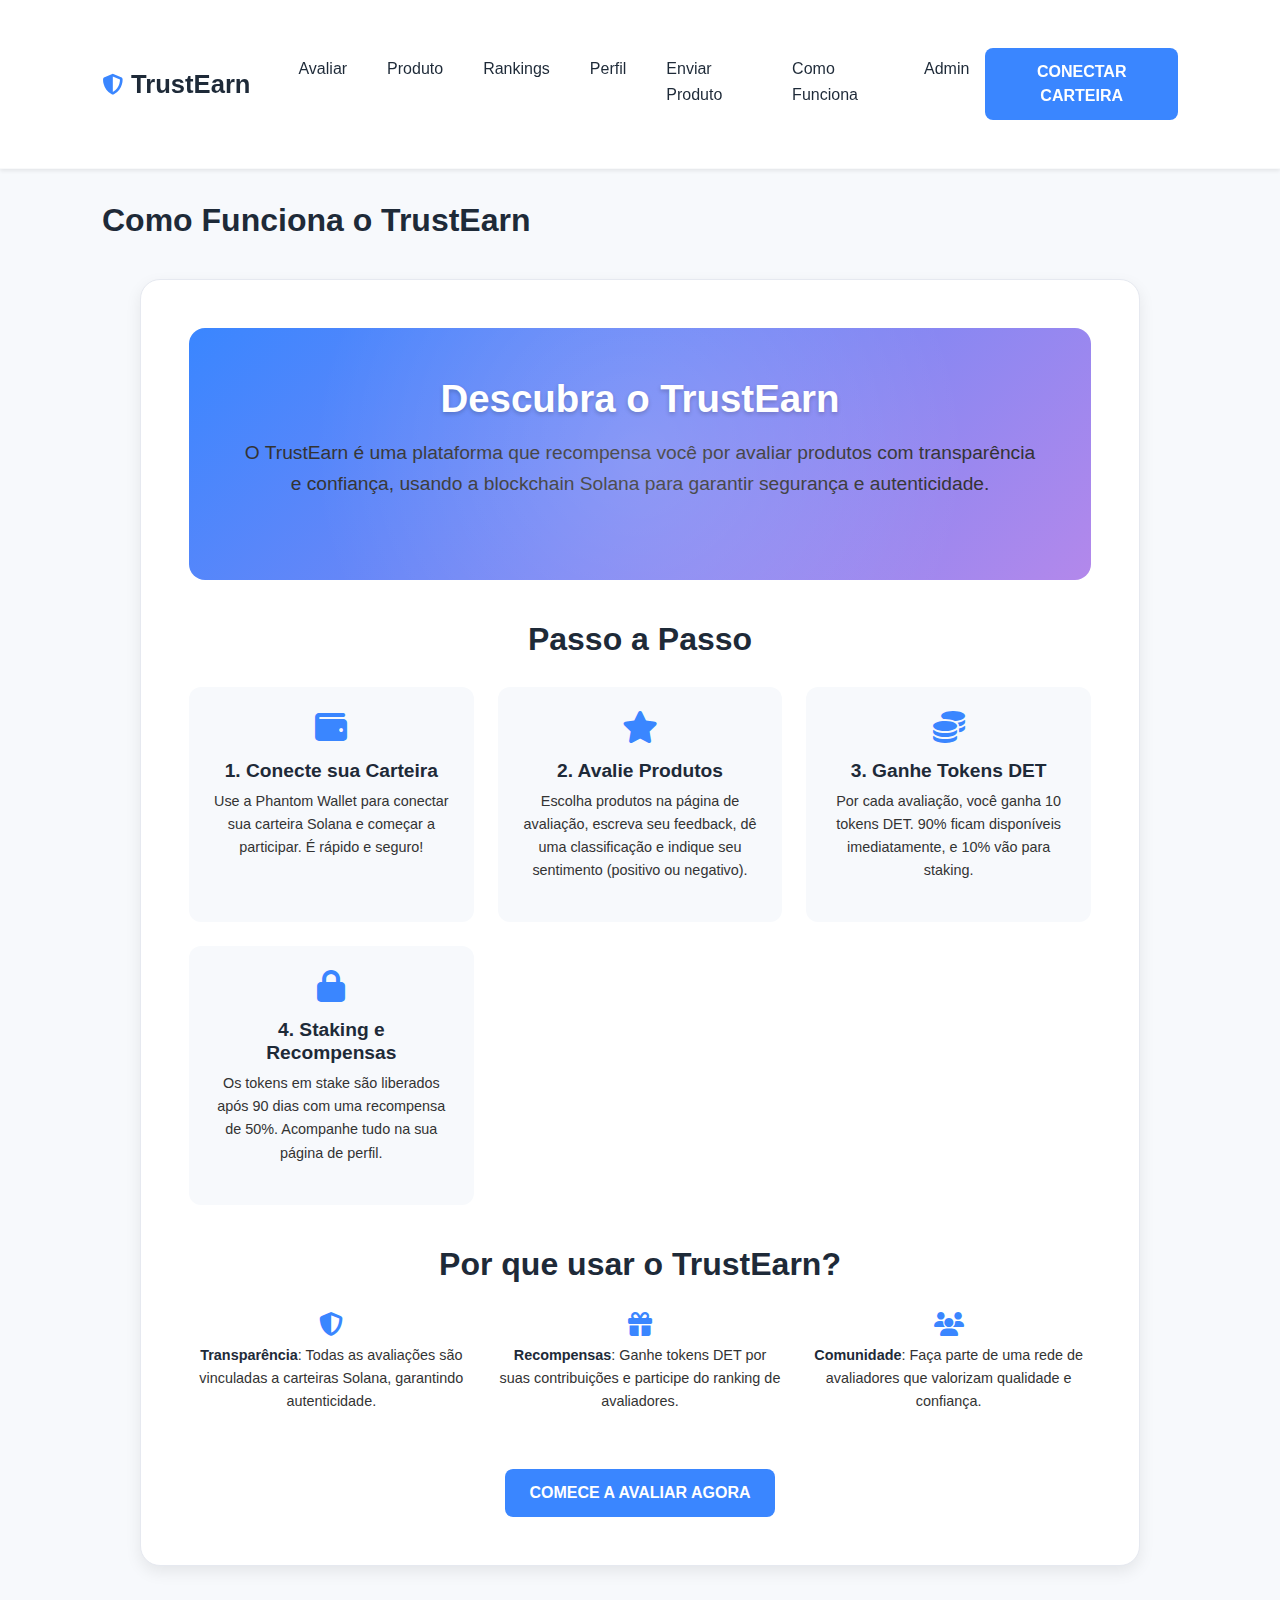
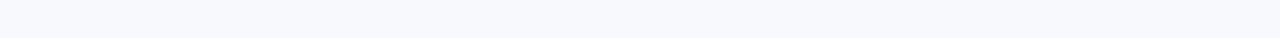
<file: how-it-works.html>
<!DOCTYPE html>
<html lang="pt-BR">
<head>
  <meta charset="UTF-8">
  <meta name="viewport" content="width=device-width, initial-scale=1.0">
  <title>Como Funciona - TrustEarn</title>
  <link href="https://cdn.jsdelivr.net/npm/bootstrap@5.3.3/dist/css/bootstrap.min.css" rel="stylesheet" integrity="sha384-QWTKZyjpPEjISv5WaRU9OFeRpok6YctnYmDr5pNlyT2bRjXh0JMhjY6hW+ALEwIH" crossorigin="anonymous">
  <link href="https://cdnjs.cloudflare.com/ajax/libs/font-awesome/6.4.0/css/all.min.css" rel="stylesheet">
  <link href="./css/style.css" rel="stylesheet">
</head>
<body>
  <nav class="navbar navbar-expand-lg">
    <div class="container">
      <a class="navbar-brand" href="/index.html">
        <i class="fas fa-shield-alt icon"></i> TrustEarn
      </a>
      <button class="navbar-toggler" type="button" data-bs-toggle="collapse" data-bs-target="#navbarNav" aria-controls="navbarNav" aria-expanded="false" aria-label="Toggle navigation">
        <span class="navbar-toggler-icon"></span>
      </button>
      <div class="collapse navbar-collapse" id="navbarNav">
        <ul class="navbar-nav ms-auto">
          <li class="nav-item"><a class="nav-link" href="/evaluate.html">Avaliar</a></li>
          <li class="nav-item"><a class="nav-link" href="/product.html">Produto</a></li>
          <li class="nav-item"><a class="nav-link" href="/rewards.html">Rankings</a></li>
          <li class="nav-item"><a class="nav-link" href="/profile.html">Perfil</a></li>
          <li class="nav-item"><a class="nav-link" href="/submit-product.html">Enviar Produto</a></li>
          <li class="nav-item"><a class="nav-link" href="/how-it-works.html">Como Funciona</a></li>
          <li class="nav-item"><a class="nav-link" href="/admin-dashboard.html">Admin</a></li>
          <li class="nav-item">
            <button id="connectWallet" class="btn btn-primary ms-2">Conectar Carteira</button>
          </li>
        </ul>
      </div>
    </div>
  </nav>
  <div class="container">
    <h1>Como Funciona o TrustEarn</h1>
    <div class="profile-section">
      <div class="hero">
        <h2>Descubra o TrustEarn</h2>
        <p>O TrustEarn é uma plataforma que recompensa você por avaliar produtos com transparência e confiança, usando a blockchain Solana para garantir segurança e autenticidade.</p>
      </div>
      <h3>Passo a Passo</h3>
      <div class="steps">
        <div class="step">
          <i class="fas fa-wallet fa-2x icon"></i>
          <h4>1. Conecte sua Carteira</h4>
          <p>Use a Phantom Wallet para conectar sua carteira Solana e começar a participar. É rápido e seguro!</p>
        </div>
        <div class="step">
          <i class="fas fa-star fa-2x icon"></i>
          <h4>2. Avalie Produtos</h4>
          <p>Escolha produtos na página de avaliação, escreva seu feedback, dê uma classificação e indique seu sentimento (positivo ou negativo).</p>
        </div>
        <div class="step">
          <i class="fas fa-coins fa-2x icon"></i>
          <h4>3. Ganhe Tokens DET</h4>
          <p>Por cada avaliação, você ganha 10 tokens DET. 90% ficam disponíveis imediatamente, e 10% vão para staking.</p>
        </div>
        <div class="step">
          <i class="fas fa-lock fa-2x icon"></i>
          <h4>4. Staking e Recompensas</h4>
          <p>Os tokens em stake são liberados após 90 dias com uma recompensa de 50%. Acompanhe tudo na sua página de perfil.</p>
        </div>
      </div>
      <h3>Por que usar o TrustEarn?</h3>
      <div class="benefits">
        <div class="benefit">
          <i class="fas fa-shield-alt icon"></i>
          <p><strong>Transparência</strong>: Todas as avaliações são vinculadas a carteiras Solana, garantindo autenticidade.</p>
        </div>
        <div class="benefit">
          <i class="fas fa-gift icon"></i>
          <p><strong>Recompensas</strong>: Ganhe tokens DET por suas contribuições e participe do ranking de avaliadores.</p>
        </div>
        <div class="benefit">
          <i class="fas fa-users icon"></i>
          <p><strong>Comunidade</strong>: Faça parte de uma rede de avaliadores que valorizam qualidade e confiança.</p>
        </div>
      </div>
      <div class="btn-container">
        <a href="/evaluate.html" class="btn btn-primary">Comece a Avaliar Agora</a>
      </div>
    </div>
  </div>
  <script src="https://cdn.jsdelivr.net/npm/bootstrap@5.3.3/dist/js/bootstrap.bundle.min.js" integrity="sha384-YvpcrYf0tY3lHB60NNkmXc5s9fDVZLESaAA55NDzOxhy9GkcIdslK1eN7N6jIeHz" crossorigin="anonymous"></script>
  <script src="./js/main.js"></script>
</body>
</html>
</file>
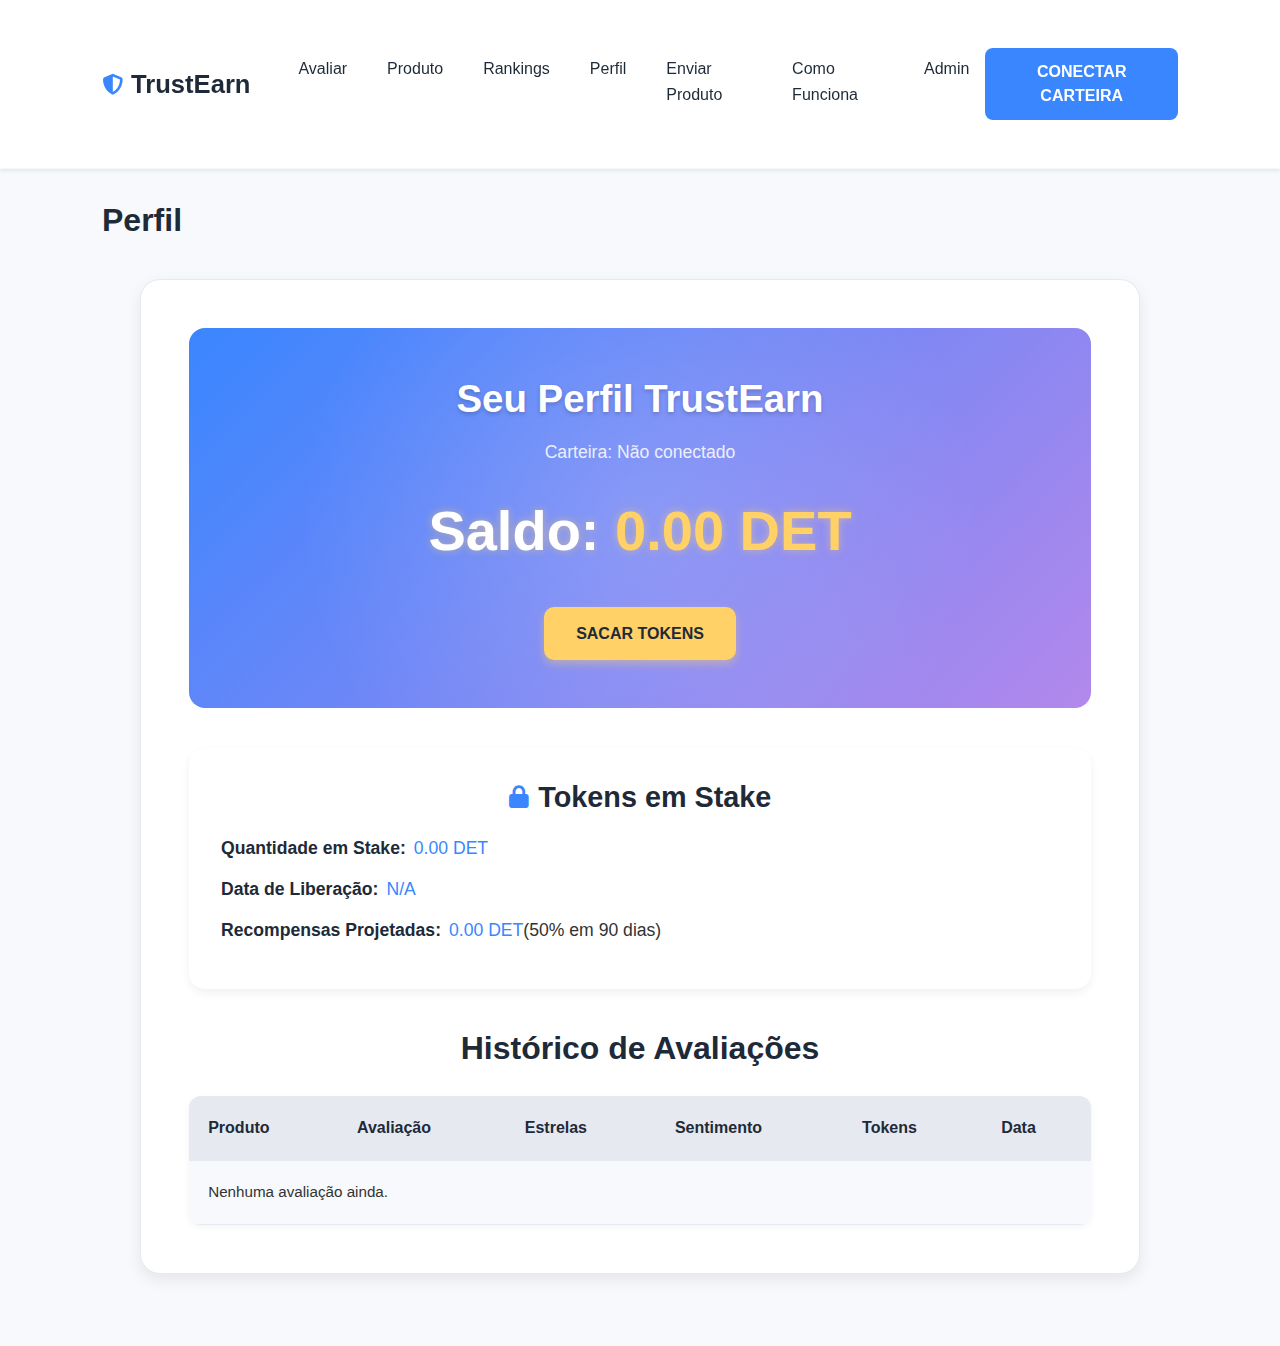
<file: profile.html>
<!DOCTYPE html>
<html lang="pt-BR">
<head>
  <meta charset="UTF-8">
  <meta name="viewport" content="width=device-width, initial-scale=1.0">
  <title>Perfil - TrustEarn</title>
  <link href="https://cdn.jsdelivr.net/npm/bootstrap@5.3.3/dist/css/bootstrap.min.css" rel="stylesheet">
  <link href="https://cdnjs.cloudflare.com/ajax/libs/font-awesome/6.4.0/css/all.min.css" rel="stylesheet">
  <link href="/css/style.css" rel="stylesheet">
</head>
<body>
  <nav class="navbar navbar-expand-lg">
    <div class="container">
      <a class="navbar-brand" href="/index.html">
        <i class="fas fa-shield-alt icon"></i> TrustEarn
      </a>
      <button class="navbar-toggler" type="button" data-bs-toggle="collapse" data-bs-target="#navbarNav" aria-controls="navbarNav" aria-expanded="false" aria-label="Toggle navigation">
        <span class="navbar-toggler-icon"></span>
      </button>
      <div class="collapse navbar-collapse" id="navbarNav">
        <ul class="navbar-nav ms-auto">
          <li class="nav-item"><a class="nav-link" href="/evaluate.html">Avaliar</a></li>
          <li class="nav-item"><a class="nav-link" href="/product.html">Produto</a></li>
          <li class="nav-item"><a class="nav-link" href="/rewards.html">Rankings</a></li>
          <li class="nav-item"><a class="nav-link" href="/profile.html">Perfil</a></li>
          <li class="nav-item"><a class="nav-link" href="/submit-product.html">Enviar Produto</a></li>
          <li class="nav-item"><a class="nav-link" href="/how-it-works.html">Como Funciona</a></li>
          <li class="nav-item"><a class="nav-link" href="/admin-dashboard.html">Admin</a></li>
          <li class="nav-item">
            <button id="connectWallet" class="btn btn-primary ms-2">Conectar Carteira</button>
          </li>
        </ul>
      </div>
    </div>
  </nav>
  <div class="container">
    <h1>Perfil</h1>
    <div class="profile-section">
      <div class="hero">
        <h2>Seu Perfil TrustEarn</h2>
        <p class="wallet-address">Carteira: <span id="walletAddress">Não conectado</span></p>
        <p class="token-balance">Saldo: <span id="tokenBalance">0 DET</span></p>
        <div class="btn-container">
          <button id="withdrawTokens" class="btn-withdraw">Sacar Tokens</button>
        </div>
      </div>
      <div class="stake-info">
        <h3><i class="fas fa-lock icon"></i>Tokens em Stake</h3>
        <p><strong>Quantidade em Stake:</strong> <span id="stakedTokens">0 DET</span></p>
        <p><strong>Data de Liberação:</strong> <span id="stakeReleaseDate">N/A</span></p>
        <p><strong>Recompensas Projetadas:</strong> <span id="stakeRewards">0 DET</span> (50% em 90 dias)</p>
      </div>
      <h3>Histórico de Avaliações</h3>
      <table>
        <thead>
          <tr>
            <th>Produto</th>
            <th>Avaliação</th>
            <th>Estrelas</th>
            <th>Sentimento</th>
            <th>Tokens</th>
            <th>Data</th>
          </tr>
        </thead>
        <tbody id="reviewHistory"></tbody>
      </table>
    </div>
  </div>
  <script src="https://cdn.jsdelivr.net/npm/bootstrap@5.3.3/dist/js/bootstrap.bundle.min.js"></script>
  <script src="/js/main.js"></script>
</body>
</html>
</file>
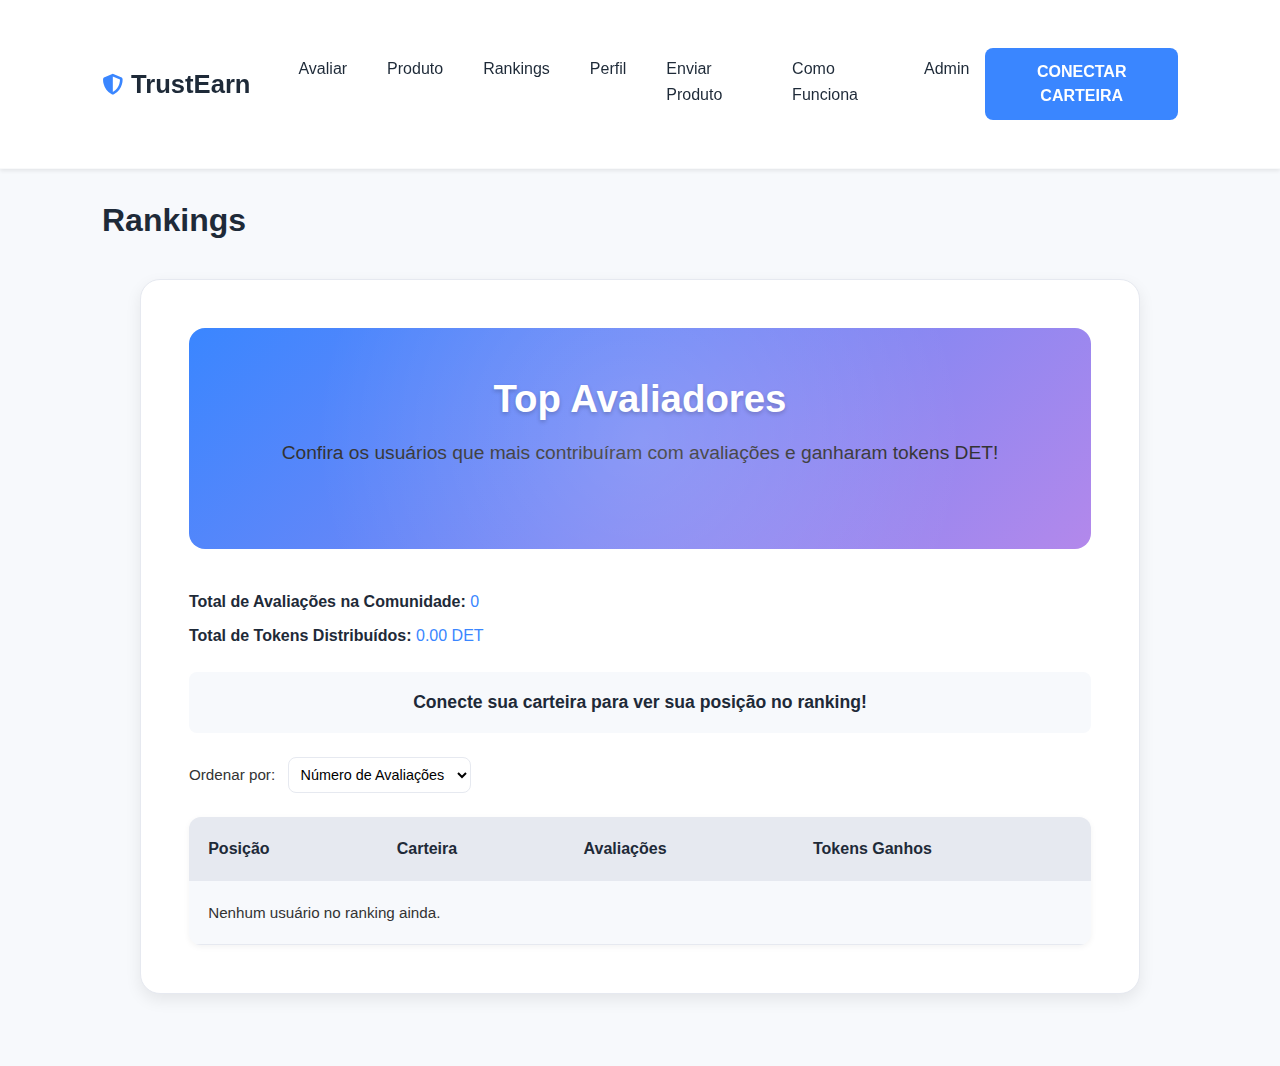
<file: rewards.html>
<!DOCTYPE html>
<html lang="pt-BR">
<head>
  <meta charset="UTF-8">
  <meta name="viewport" content="width=device-width, initial-scale=1.0">
  <title>Rankings - TrustEarn</title>
  <link href="https://cdn.jsdelivr.net/npm/bootstrap@5.3.3/dist/css/bootstrap.min.css" rel="stylesheet" integrity="sha384-QWTKZyjpPEjISv5WaRU9OFeRpok6YctnYmDr5pNlyT2bRjXh0JMhjY6hW+ALEwIH" crossorigin="anonymous">
  <link href="https://cdnjs.cloudflare.com/ajax/libs/font-awesome/6.4.0/css/all.min.css" rel="stylesheet">
  <link href="./css/style.css" rel="stylesheet">
</head>
<body>
  <nav class="navbar navbar-expand-lg">
    <div class="container">
      <a class="navbar-brand" href="/index.html">
        <i class="fas fa-shield-alt icon"></i> TrustEarn
      </a>
      <button class="navbar-toggler" type="button" data-bs-toggle="collapse" data-bs-target="#navbarNav" aria-controls="navbarNav" aria-expanded="false" aria-label="Toggle navigation">
        <span class="navbar-toggler-icon"></span>
      </button>
      <div class="collapse navbar-collapse" id="navbarNav">
        <ul class="navbar-nav ms-auto">
          <li class="nav-item"><a class="nav-link" href="/evaluate.html">Avaliar</a></li>
          <li class="nav-item"><a class="nav-link" href="/product.html">Produto</a></li>
          <li class="nav-item"><a class="nav-link" href="/rewards.html">Rankings</a></li>
          <li class="nav-item"><a class="nav-link" href="/profile.html">Perfil</a></li>
          <li class="nav-item"><a class="nav-link" href="/submit-product.html">Enviar Produto</a></li>
          <li class="nav-item"><a class="nav-link" href="/how-it-works.html">Como Funciona</a></li>
          <li class="nav-item"><a class="nav-link" href="/admin-dashboard.html">Admin</a></li>
          <li class="nav-item">
            <button id="connectWallet" class="btn btn-primary ms-2">Conectar Carteira</button>
          </li>
        </ul>
      </div>
    </div>
  </nav>
  <div class="container">
    <h1>Rankings</h1>
    <div class="profile-section">
      <div class="hero">
        <h2>Top Avaliadores</h2>
        <p>Confira os usuários que mais contribuíram com avaliações e ganharam tokens DET!</p>
      </div>
      <div class="ranking-stats">
        <p><strong>Total de Avaliações na Comunidade:</strong> <span id="totalReviews">0</span></p>
        <p><strong>Total de Tokens Distribuídos:</strong> <span id="totalTokens">0 DET</span></p>
      </div>
      <div class="user-ranking" id="userRanking">
        <p>Conecte sua carteira para ver sua posição no ranking!</p>
      </div>
      <div class="ranking-filter">
        <label for="rankingSort">Ordenar por:</label>
        <select id="rankingSort">
          <option value="reviews">Número de Avaliações</option>
          <option value="tokens">Total de Tokens</option>
        </select>
      </div>
      <table>
        <thead>
          <tr>
            <th>Posição</th>
            <th>Carteira</th>
            <th>Avaliações</th>
            <th>Tokens Ganhos</th>
          </tr>
        </thead>
        <tbody id="rankingList"></tbody>
      </table>
    </div>
  </div>
  <script src="https://cdn.jsdelivr.net/npm/bootstrap@5.3.3/dist/js/bootstrap.bundle.min.js" integrity="sha384-YvpcrYf0tY3lHB60NNkmXc5s9fDVZLESaAA55NDzOxhy9GkcIdslK1eN7N6jIeHz" crossorigin="anonymous"></script>
  <script src="./js/main.js"></script>
</body>
</html>
</file>
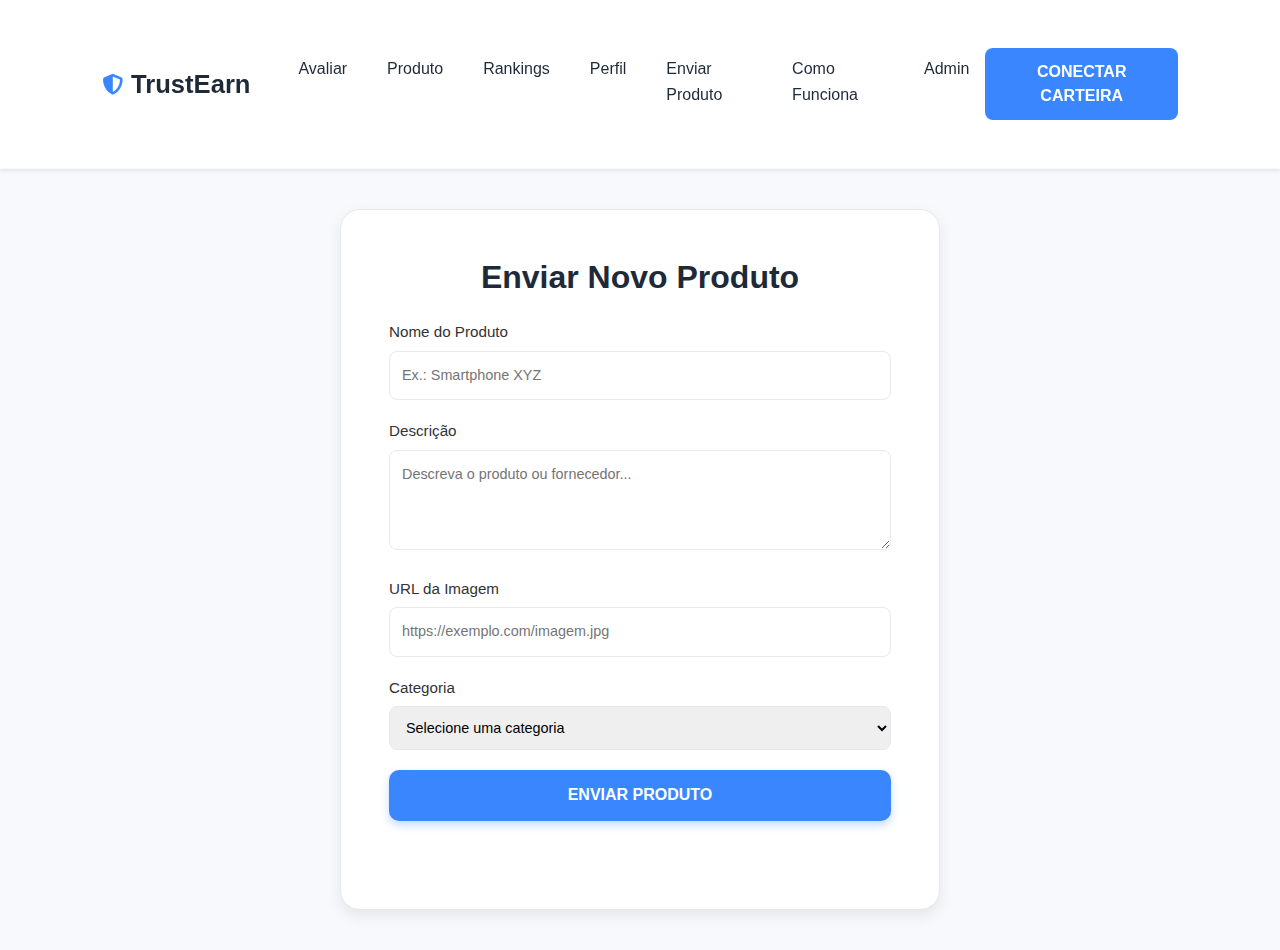
<file: submit-product.html>
<!DOCTYPE html>
<html lang="pt-BR">
<head>
  <meta charset="UTF-8">
  <meta name="viewport" content="width=device-width, initial-scale=1.0">
  <title>Enviar Produto - TrustEarn</title>
  <link href="https://cdn.jsdelivr.net/npm/bootstrap@5.3.3/dist/css/bootstrap.min.css" rel="stylesheet" integrity="sha384-QWTKZyjpPEjISv5WaRU9OFeRpok6YctnYmDr5pNlyT2bRjXh0JMhjY6hW+ALEwIH" crossorigin="anonymous">
  <link href="https://cdnjs.cloudflare.com/ajax/libs/font-awesome/6.4.0/css/all.min.css" rel="stylesheet">
  <link rel="stylesheet" href="./css/style.css">
</head>
<body>
  <nav class="navbar navbar-expand-lg">
    <div class="container">
      <a class="navbar-brand" href="index.html">
        <i class="fas fa-shield-alt icon"></i> TrustEarn
      </a>
      <button class="navbar-toggler" type="button" data-bs-toggle="collapse" data-bs-target="#navbarNav" aria-controls="navbarNav" aria-expanded="false" aria-label="Toggle navigation">
        <span class="navbar-toggler-icon"></span>
      </button>
      <div class="collapse navbar-collapse" id="navbarNav">
        <ul class="navbar-nav ms-auto">
          <li class="nav-item"><a class="nav-link" href="evaluate.html">Avaliar</a></li>
          <li class="nav-item"><a class="nav-link" href="product.html">Produto</a></li>
          <li class="nav-item"><a class="nav-link" href="rewards.html">Rankings</a></li>
          <li class="nav-item"><a class="nav-link" href="profile.html">Perfil</a></li>
          <li class="nav-item"><a class="nav-link" href="submit-product.html">Enviar Produto</a></li>
          <li class="nav-item"><a class="nav-link" href="how-it-works.html">Como Funciona</a></li>
          <li class="nav-item"><a class="nav-link" href="/admin-dashboard.html">Admin</a></li>
          <li class="nav-item">
            <button id="connectWallet" class="btn btn-primary ms-2">Conectar Carteira</button>
          </li>
        </ul>
      </div>
    </div>
  </nav>

  <section class="submit-product-section">
    <h2>Enviar Novo Produto</h2>
    <form id="submitProductForm">
      <div class="form-group">
        <label for="productName">Nome do Produto</label>
        <input type="text" id="productName" name="productName" placeholder="Ex.: Smartphone XYZ" required>
      </div>
      <div class="form-group">
        <label for="productDescription">Descrição</label>
        <textarea id="productDescription" name="productDescription" placeholder="Descreva o produto ou fornecedor..." required></textarea>
      </div>
      <div class="form-group">
        <label for="productImage">URL da Imagem</label>
        <input type="url" id="productImage" name="productImage" placeholder="https://exemplo.com/imagem.jpg" required>
      </div>
      <div class="form-group">
        <label for="productCategory">Categoria</label>
        <select id="productCategory" name="productCategory" required>
          <option value="">Selecione uma categoria</option>
          <option value="Eletrônicos">Eletrônicos</option>
          <option value="Moda">Moda</option>
          <option value="Casa">Casa</option>
          <option value="Alimentos">Alimentos</option>
          <option value="Beleza">Beleza</option>
          <option value="Padaria">Padaria</option>
          <option value="Esportes">Esportes</option>
          <option value="Livros">Livros</option>
          <option value="Jardinagem">Jardinagem</option>
          <option value="Brinquedos">Brinquedos</option>
          <option value="Outros">Outros</option>
        </select>
      </div>
      <button type="submit" class="btn btn-submit">Enviar Produto</button>
      <div id="formMessage" class="message"></div>
    </form>
  </section>

  <script src="https://cdn.jsdelivr.net/npm/bootstrap@5.3.3/dist/js/bootstrap.bundle.min.js" integrity="sha384-YvpcrYf0tY3lHB60NNkmXc5s9fDVZLESaAA55NDzOxhy9GkcIdslK1eN7N6jIeHz" crossorigin="anonymous"></script>
  <script src="./js/main.js"></script>
</body>
</html>
</file>
<file: css/style.css>
/* css/styles.css */

/* General */
body {
    background-color: #F7F9FC;
    color: #333333;
    font-family: 'Inter', sans-serif;
    margin: 0;
    padding: 0;
    line-height: 1.6;
    overflow-x: hidden;
}

/* Fonts */
@import url('https://fonts.googleapis.com/css2?family=Inter:wght@400;700&display=swap');

/* Navbar */
.navbar {
    background-color: #FFFFFF;
    border-bottom: 1px solid #F8F9FA;
    box-shadow: 0 2px 4px rgba(0, 0, 0, 0.08);
    padding: 1rem 0;
    position: sticky;
    top: 0;
    z-index: 1000;
}

.navbar-brand {
    color: #1E2A38 !important;
    font-size: 1.6rem;
    font-weight: 700;
    text-decoration: none;
    display: flex;
    align-items: center;
    transition: color 0.3s ease;
}

.navbar-brand:hover {
    color: #B388EB !important;
}

.navbar-brand i {
    margin-right: 0.5rem;
    font-size: 1.3rem;
    color: #3A86FF;
}

.nav-link {
    color: #1E2A38 !important;
    font-size: 1rem;
    font-weight: 500;
    text-decoration: none;
    margin-left: 1.5rem;
    transition: color 0.3s ease;
}

.nav-link:hover {
    color: #B388EB !important;
}

/* Buttons */
.btn-primary {
    background-color: #3A86FF;
    border: none;
    color: #FFFFFF;
    font-weight: 600;
    padding: 0.75rem 1.5rem;
    border-radius: 8px;
    text-transform: uppercase;
    transition: background-color 0.3s ease, transform 0.2s ease, box-shadow 0.3s ease;
}

.btn-primary:hover {
    background-color: #2A6EE6;
    transform: translateY(-2px);
    box-shadow: 0 5px 10px rgba(0, 0, 0, 0.2);
}

.btn-primary.connected {
    background-color: #28A745;
    cursor: pointer;
}

.btn-primary.connected:hover {
    background-color: #218838;
    transform: translateY(-2px);
}

.btn-secondary {
    background-color: #FFD166;
    border: none;
    color: #333333;
    font-weight: 600;
    padding: 0.75rem 1.5rem;
    border-radius: 8px;
    text-transform: uppercase;
    transition: background-color 0.3s ease, transform 0.2s ease, box-shadow 0.3s ease;
}

.btn-secondary:hover {
    background-color: #FFC107;
    transform: translateY(-2px);
    box-shadow: 0 5px 10px rgba(0, 0, 0, 0.2);
}

.btn-withdraw {
    background-color: #FFD166;
    border: none;
    color: #1E2A38;
    font-weight: 700;
    padding: 0.85rem 2rem;
    border-radius: 10px;
    text-transform: uppercase;
    transition: all 0.3s ease;
    box-shadow: 0 4px 8px rgba(255, 209, 102, 0.4);
    position: relative;
    overflow: hidden;
}

.btn-withdraw:hover {
    background-color: #FFC107;
    transform: translateY(-3px);
    box-shadow: 0 6px 12px rgba(255, 209, 102, 0.6);
}

.btn-withdraw::before {
    content: '';
    position: absolute;
    top: 50%;
    left: 50%;
    width: 300%;
    height: 300%;
    background: radial-gradient(circle, rgba(255,255,255,0.3) 0%, rgba(255,255,255,0) 70%);
    transform: translate(-50%, -50%) scale(0);
    transition: transform 0.4s ease;
}

.btn-withdraw:hover::before {
    transform: translate(-50%, -50%) scale(1);
}

.btn-select {
    display: block;
    width: 100%;
    background-color: #3A86FF;
    color: #FFFFFF;
    padding: 0.5rem;
    border: none;
    border-radius: 6px;
    font-weight: 500;
    font-size: 0.9rem;
    text-align: center;
    text-decoration: none;
    transition: background-color 0.3s ease, transform 0.2s ease;
    cursor: pointer;
    margin-top: auto;
}

.btn-select:hover {
    background-color: #2A6EE6;
    transform: translateY(-2px);
}

.btn-select.disabled {
    background-color: #DC3545; /* Botão "Já Avaliado" vermelho */
    color: #FFFFFF;
    cursor: not-allowed;
}

.btn-select.disabled:hover {
    background-color: #DC3545; /* Mantém vermelho no hover */
    transform: none;
}

.btn-submit {
    display: block;
    width: 100%;
    background-color: #3A86FF;
    color: #FFFFFF;
    padding: 0.5rem;
    border: none;
    border-radius: 6px;
    font-weight: 500;
    font-size: 0.9rem;
    text-transform: uppercase;
    cursor: pointer;
    transition: background-color 0.3s ease, transform 0.2s ease;
}

.btn-submit:hover {
    background-color: #2A6EE6;
    transform: translateY(-2px);
}

.btn-submit:disabled {
    background-color: #DC3545;
    color: #FFFFFF;
    cursor: not-allowed;
    transform: none;
}

/* Hero Section */
.hero {
    text-align: center;
    padding: 4rem 2rem;
    background: linear-gradient(135deg, #F7F9FC 0%, #E6E9F0 100%);
}

.hero h1 {
    color: #1E2A38;
    font-size: 2.5rem;
    font-weight: 700;
    margin-bottom: 1rem;
}

.hero p {
    color: #333333;
    font-size: 1.2rem;
    margin-bottom: 2rem;
}

.hero .btn-container {
    display: flex;
    justify-content: center;
    gap: 1rem;
}

/* Product Cards */
.product-list {
    padding: 1.5rem 0;
}

.category-section {
    margin-bottom: 2rem;
}

.category-title {
    color: #1E2A38;
    font-size: 1.5rem;
    font-weight: 600;
    margin-bottom: 1rem;
    border-bottom: 2px solid #3A86FF;
    padding-bottom: 0.5rem;
}

.product-grid {
    display: grid;
    grid-template-columns: repeat(auto-fit, minmax(320px, 1fr));
    gap: 1rem;
    justify-content: center;
}

.product-card {
    background-color: #FFFFFF;
    border-radius: 8px;
    box-shadow: 0 3px 6px rgba(0, 0, 0, 0.1);
    overflow: hidden;
    transition: transform 0.3s ease, box-shadow 0.3s ease;
    display: flex;
    flex-direction: column;
    width: 300px;
    margin: 0 auto;
}

.product-card:hover {
    transform: translateY(-3px);
    box-shadow: 0 5px 10px rgba(0, 0, 0, 0.15);
}

.product-card img {
    width: 300px;
    height: 300px;
    object-fit: cover;
    border-bottom: 1px solid #E6E9F0;
    max-height: 300px;
}

.product-card .content {
    padding: 1rem;
    flex-grow: 1;
    display: flex;
    flex-direction: column;
    min-height: 180px;
}

.product-card.review-active .content {
    display: none;
}

.product-card h3 {
    color: #1E2A38;
    font-size: 1.1rem;
    margin-bottom: 0.4rem;
}

.product-card p {
    color: #333333;
    font-size: 0.8rem;
    margin-bottom: 0.5rem;
    display: -webkit-box;
    -webkit-line-clamp: 3;
    -webkit-box-orient: vertical;
    overflow: hidden;
    text-overflow: ellipsis;
}

.product-card p.expanded {
    display: block;
    -webkit-line-clamp: unset;
}

.product-card .read-more {
    color: #3A86FF;
    font-size: 0.8rem;
    cursor: pointer;
    text-decoration: underline;
    margin-bottom: 0.5rem;
    transition: color 0.3s ease;
    display: inline-block;
}

.product-card .read-more:hover {
    color: #2A6EE6;
}

.product-card .review-count {
    color: #1E2A38;
    font-size: 0.8rem;
    font-weight: 500;
    margin-bottom: 0.5rem;
    display: flex;
    align-items: center;
}

.product-card .review-count i {
    color: #3A86FF;
    margin-right: 0.3rem;
}

/* Review Form (Inside Card) */
.product-card .review-form {
    padding: 1rem;
    background-color: #F7F9FC;
    border-top: 1px solid #E6E9F0;
    display: none;
}

.product-card.review-active .review-form {
    display: block;
}

.review-form h4 {
    color: #1E2A38;
    font-size: 0.9rem;
    margin-bottom: 0.5rem;
    text-align: center;
}

.review-form .form-group {
    margin-bottom: 0.5rem;
}

.review-form label {
    color: #333333;
    font-weight: 500;
    font-size: 0.8rem;
    margin-bottom: 0.2rem;
    display: block;
}

.review-form input[type="text"],
.review-form input[type="url"],
.review-form textarea,
.review-form select {
    width: 100%;
    padding: 0.4rem;
    border: 1px solid #E6E9F0;
    border-radius: 5px;
    font-size: 0.8rem;
    transition: border-color 0.3s ease;
}

.review-form input[type="text"]:focus,
.review-form input[type="url"]:focus,
.review-form textarea:focus,
.review-form select:focus {
    border-color: #3A86FF;
    outline: none;
}

.review-form textarea {
    resize: vertical;
    height: 60px;
}

.review-form .star-rating {
    display: flex;
    justify-content: center;
    gap: 0.3rem;
    margin-bottom: 0.5rem;
}

.review-form .star {
    font-size: 1.2rem;
    color: #E6E9F0;
    cursor: pointer;
    transition: color 0.3s ease;
}

.review-form .star.selected,
.review-form .star:hover {
    color: #FFD166;
}

.review-form .thumb-rating {
    display: flex;
    justify-content: center;
    gap: 0.5rem;
    margin-bottom: 0.5rem;
}

.review-form .thumb {
    font-size: 1rem;
    cursor: pointer;
    transition: color 0.3s ease;
}

.review-form .thumb.up {
    color: #E6E9F0;
}

.review-form .thumb.up.selected,
.review-form .thumb.up:hover {
    color: #28A745;
}

.review-form .thumb.down {
    color: #E6E9F0;
}

.review-form .thumb.down.selected,
.review-form .thumb.down:hover {
    color: #DC3545;
}

/* Profile Section */
.profile-section {
    background-color: #FFFFFF;
    padding: 3rem;
    border-radius: 20px;
    box-shadow: 0 6px 16px rgba(0, 0, 0, 0.08);
    max-width: 1000px;
    margin: 2.5rem auto;
    text-align: center;
    border: 1px solid #E6E9F0;
    animation: fadeIn 0.6s ease-out;
}

@keyframes fadeIn {
    from { opacity: 0; transform: translateY(20px); }
    to { opacity: 1; transform: translateY(0); }
}

.profile-section .hero {
    background: linear-gradient(135deg, #3A86FF 0%, #B388EB 100%);
    padding: 3rem;
    border-radius: 16px;
    margin-bottom: 2.5rem;
    position: relative;
    overflow: hidden;
    transition: background 0.5s ease;
}

.profile-section .hero:hover {
    background: linear-gradient(135deg, #B388EB 0%, #3A86FF 100%);
}

.profile-section .hero::before {
    content: '';
    position: absolute;
    top: 0;
    left: 0;
    width: 100%;
    height: 100%;
    background: radial-gradient(circle, rgba(255,255,255,0.25) 0%, rgba(255,255,255,0) 70%);
    opacity: 0.6;
}

.profile-section .hero h2 {
    color: #FFFFFF;
    font-size: 2.4rem;
    font-weight: 700;
    margin-bottom: 1rem;
    position: relative;
    text-shadow: 0 2px 4px rgba(0, 0, 0, 0.2);
}

.profile-section .hero .wallet-address {
    color: #FFFFFF;
    font-size: 1.1rem;
    font-weight: 500;
    opacity: 0.85;
    margin-bottom: 1.2rem;
    word-break: break-all;
    position: relative;
}

.profile-section .token-balance {
    font-size: 3.5rem;
    color: #FFFFFF;
    font-weight: 800;
    position: relative;
    text-shadow: 0 0 8px rgba(255, 209, 102, 0.5);
}

.profile-section .token-balance span {
    color: #FFD166;
}

.profile-section .btn-container {
    margin-top: 2rem;
    display: flex;
    justify-content: center;
    gap: 1.5rem;
}

.profile-section .stake-info {
    background-color: #FFFFFF;
    padding: 2rem;
    border-radius: 16px;
    margin-bottom: 2.5rem;
    box-shadow: 0 4px 10px rgba(0, 0, 0, 0.06);
    transition: transform 0.3s ease, box-shadow 0.3s ease;
}

.profile-section .stake-info:hover {
    transform: translateY(-5px);
    box-shadow: 0 6px 14px rgba(0, 0, 0, 0.1);
}

.profile-section .stake-info h3 {
    color: #1E2A38;
    font-size: 1.8rem;
    font-weight: 600;
    margin-bottom: 1.2rem;
    display: flex;
    align-items: center;
    justify-content: center;
}

.profile-section .stake-info .icon {
    color: #3A86FF;
    margin-right: 0.6rem;
    font-size: 1.4rem;
}

.profile-section .stake-info p {
    color: #333333;
    font-size: 1.1rem;
    font-weight: 500;
    margin-bottom: 0.8rem;
    display: flex;
    align-items: center;
}

.profile-section .stake-info p strong {
    color: #1E2A38;
    margin-right: 0.5rem;
}

.profile-section .stake-info p span {
    color: #3A86FF;
}

.profile-section h3 {
    color: #1E2A38;
    font-size: 2rem;
    font-weight: 600;
    margin-bottom: 1.8rem;
}

.profile-section table {
    width: 100%;
    border-collapse: separate;
    border-spacing: 0;
    background-color: #F7F9FC;
    border-radius: 12px;
    overflow: hidden;
    box-shadow: 0 2px 6px rgba(0, 0, 0, 0.05);
}

.profile-section tr {
    transition: background-color 0.3s ease;
}

.profile-section tr:hover {
    background-color: #E6E9F0;
}

.profile-section th, .profile-section td {
    padding: 1.2rem;
    text-align: left;
    border-bottom: 1px solid #E6E9F0;
}

.profile-section th {
    color: #1E2A38;
    font-weight: 700;
    background-color: #E6E9F0;
    font-size: 1rem;
}

.profile-section td {
    color: #333333;
    font-size: 0.95rem;
}

.profile-section .stars {
    color: #FFD166;
    font-size: 1.1rem;
}

.profile-section .thumb-up {
    color: #28A745;
}

.profile-section .thumb-down {
    color: #DC3545;
}

/* Submit Product Section */
.submit-product-section {
    background-color: #FFFFFF;
    padding: 3rem;
    border-radius: 20px;
    box-shadow: 0 6px 16px rgba(0, 0, 0, 0.08);
    max-width: 600px;
    margin: 2.5rem auto;
    text-align: left;
    border: 1px solid #E6E9F0;
    animation: fadeIn 0.6s ease-out;
}

.submit-product-section h2 {
    color: #1E2A38;
    font-size: 2rem;
    font-weight: 700;
    margin-bottom: 1.5rem;
    text-align: center;
}

.submit-product-section .form-group {
    margin-bottom: 1.2rem;
}

.submit-product-section label {
    color: #333333;
    font-weight: 500;
    font-size: 0.95rem;
    margin-bottom: 0.4rem;
    display: block;
}

.submit-product-section input[type="text"],
.submit-product-section input[type="url"],
.submit-product-section textarea,
.submit-product-section select {
    width: 100%;
    padding: 0.75rem;
    border: 1px solid #E6E9F0;
    border-radius: 8px;
    font-size: 0.9rem;
    transition: border-color 0.3s ease, box-shadow 0.3s ease;
}

.submit-product-section input[type="text"]:focus,
.submit-product-section input[type="url"]:focus,
.submit-product-section textarea:focus,
.submit-product-section select:focus {
    border-color: #3A86FF;
    box-shadow: 0 0 0 3px rgba(58, 134, 255, 0.1);
    outline: none;
}

.submit-product-section textarea {
    resize: vertical;
    min-height: 100px;
}

.submit-product-section .btn-submit {
    width: 100%;
    background-color: #3A86FF;
    color: #FFFFFF;
    padding: 0.85rem;
    border: none;
    border-radius: 10px;
    font-weight: 600;
    font-size: 1rem;
    text-transform: uppercase;
    cursor: pointer;
    transition: background-color 0.3s ease, transform 0.2s ease, box-shadow 0.3s ease;
    box-shadow: 0 4px 8px rgba(58, 134, 255, 0.3);
}

.submit-product-section .btn-submit:hover {
    background-color: #2A6EE6;
    transform: translateY(-3px);
    box-shadow: 0 6px 12px rgba(58, 134, 255, 0.4);
}

.submit-product-section .message {
    margin-top: 1rem;
    padding: 0.75rem;
    border-radius: 6px;
    font-size: 0.9rem;
    text-align: center;
}

.submit-product-section .message.success {
    background-color: #28A745;
    color: #FFFFFF;
}

.submit-product-section .message.error {
    background-color: #DC3545;
    color: #FFFFFF;
}

/* How It Works - Steps and Benefits */
.steps {
    display: grid;
    grid-template-columns: repeat(auto-fit, minmax(250px, 1fr));
    gap: 1.5rem;
    margin-bottom: 2.5rem;
}

.step {
    background-color: #F7F9FC;
    padding: 1.5rem;
    border-radius: 12px;
    text-align: center;
    transition: transform 0.3s ease, box-shadow 0.3s ease;
}

.step:hover {
    transform: translateY(-5px);
    box-shadow: 0 6px 12px rgba(0, 0, 0, 0.1);
}

.step .icon {
    color: #3A86FF;
    margin-bottom: 1rem;
}

.step h4 {
    color: #1E2A38;
    font-size: 1.2rem;
    font-weight: 600;
    margin-bottom: 0.5rem;
}

.step p {
    color: #333333;
    font-size: 0.9rem;
}

.benefits {
    display: grid;
    grid-template-columns: repeat(auto-fit, minmax(200px, 1fr));
    gap: 1.5rem;
    margin-bottom: 2.5rem;
}

.benefit {
    text-align: center;
}

.benefit .icon {
    color: #3A86FF;
    font-size: 1.5rem;
    margin-bottom: 0.5rem;
}

.benefit p {
    color: #333333;
    font-size: 0.9rem;
}

.benefit p strong {
    color: #1E2A38;
    font-weight: 600;
}

/* Ranking Section */
.ranking-stats {
    margin-bottom: 1.5rem;
    text-align: left;
}

.ranking-stats p {
    color: #333333;
    font-size: 1rem;
    margin-bottom: 0.5rem;
}

.ranking-stats p strong {
    color: #1E2A38;
}

.ranking-stats p span {
    color: #3A86FF;
}

.user-ranking {
    background-color: #F7F9FC;
    padding: 1rem;
    border-radius: 8px;
    margin-bottom: 1.5rem;
    text-align: center;
    font-size: 1.1rem;
    font-weight: 600;
    color: #1E2A38;
}

.user-ranking.current-user {
    background-color: #FFD166;
    color: #1E2A38;
    box-shadow: 0 4px 8px rgba(255, 209, 102, 0.3);
}

.ranking-filter {
    margin-bottom: 1.5rem;
    text-align: left;
}

.ranking-filter label {
    color: #333333;
    font-weight: 500;
    font-size: 0.95rem;
    margin-right: 0.5rem;
}

.ranking-filter select {
    padding: 0.5rem;
    border: 1px solid #E6E9F0;
    border-radius: 8px;
    font-size: 0.9rem;
    background-color: #FFFFFF;
    cursor: pointer;
    transition: border-color 0.3s ease;
}

.ranking-filter select:focus {
    border-color: #3A86FF;
    outline: none;
}

.profile-section tr.top-1 td:first-child::before {
    content: '\f091'; /* Ícone de troféu */
    font-family: 'Font Awesome 6 Free';
    font-weight: 900;
    color: #FFD700; /* Ouro */
    margin-right: 0.5rem;
}

.profile-section tr.top-2 td:first-child::before {
    content: '\f091';
    font-family: 'Font Awesome 6 Free';
    font-weight: 900;
    color: #C0C0C0; /* Prata */
    margin-right: 0.5rem;
}

.profile-section tr.top-3 td:first-child::before {
    content: '\f091';
    font-family: 'Font Awesome 6 Free';
    font-weight: 900;
    color: #CD7F32; /* Bronze */
    margin-right: 0.5rem;
}

/* Content */
.container {
    padding: 2rem;
}

h1 {
    color: #1E2A38;
    font-size: 2rem;
    font-weight: 700;
}

/* Responsive Adjustments */
@media (max-width: 768px) {
    .hero h1 {
        font-size: 2rem;
    }
    .hero p {
        font-size: 1rem;
    }
    .btn-container {
        flex-direction: column;
        align-items: center;
    }
    .btn-primary, .btn-secondary, .btn-withdraw {
        width: 100%;
        max-width: 300px;
    }
    .product-card {
        width: 250px;
    }
    .product-card img {
        width: 250px;
        height: 250px;
        max-height: 250px;
    }
    .product-card h3 {
        font-size: 1rem;
    }
    .product-card p {
        font-size: 0.75rem;
    }
    .product-card .content {
        min-height: 160px;
    }
    .review-form {
        padding: 0.5rem;
    }
    .review-form h4 {
        font-size: 0.8rem;
    }
    .profile-section {
        padding: 2rem;
        margin: 1.5rem auto;
    }
    .profile-section .hero {
        padding: 2rem;
    }
    .profile-section .hero h2 {
        font-size: 2rem;
    }
    .profile-section .token-balance {
        font-size: 2.8rem;
    }
    .profile-section .stake-info {
        padding: 1.5rem;
    }
    .profile-section .stake-info h3 {
        font-size: 1.6rem;
    }
    .profile-section table th,
    .profile-section table td {
        padding: 0.8rem;
        font-size: 0.9rem;
    }
    .submit-product-section {
        padding: 2rem;
        margin: 1.5rem auto;
    }
    .submit-product-section h2 {
        font-size: 1.8rem;
    }
    .steps {
        grid-template-columns: 1fr;
    }
    .benefits {
        grid-template-columns: 1fr;
    }
    .ranking-stats {
        text-align: center;
    }
    .ranking-filter {
        text-align: center;
    }
}
</file>
